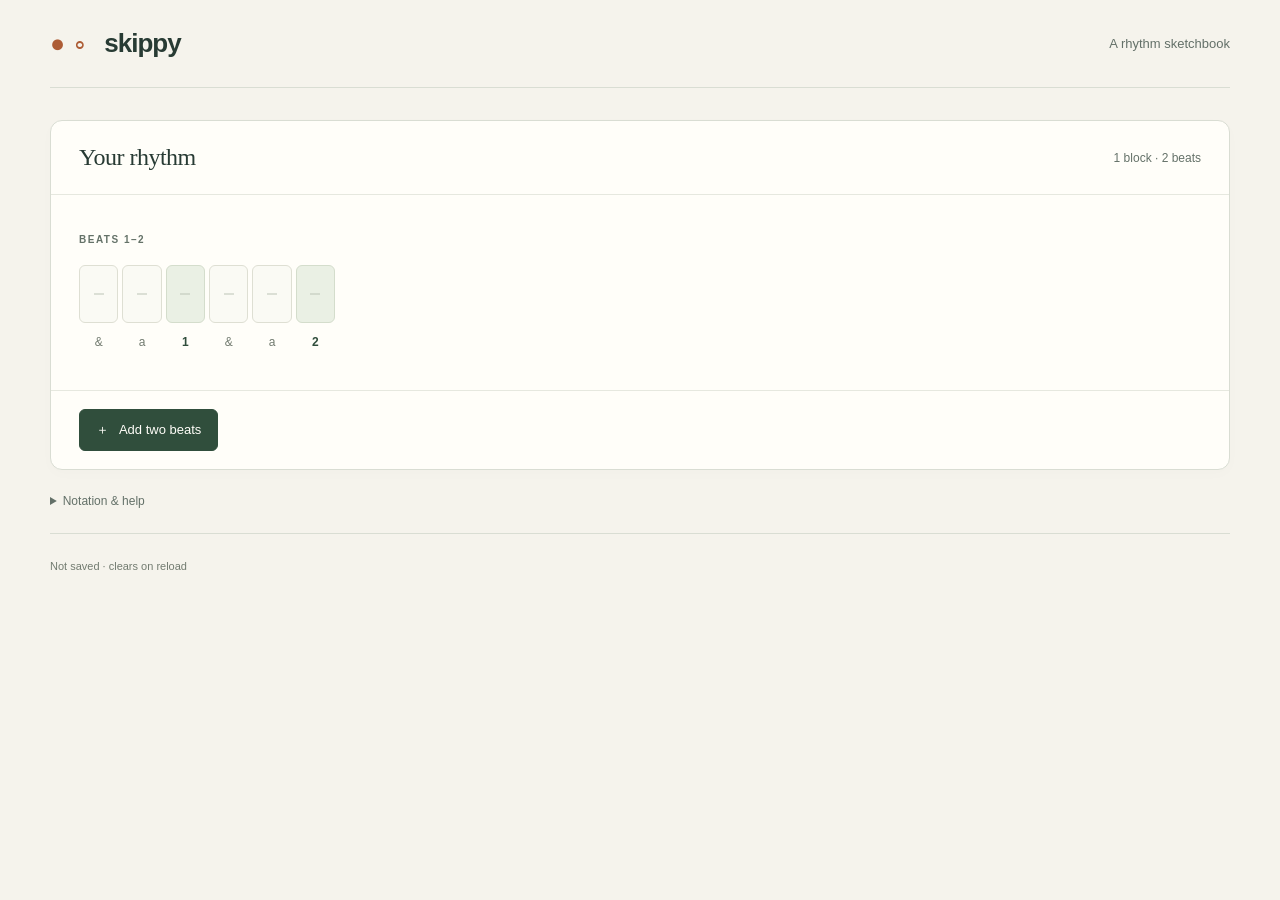
<file: index.html>
<!doctype html>
<html lang="en">
<head>
  <meta charset="utf-8">
  <meta name="viewport" content="width=device-width, initial-scale=1">
  <meta name="theme-color" content="#f5f3ec">
  <title>Skippy — Rhythm sketchbook</title>
  <link rel="stylesheet" href="styles.css?v=20260925-3">
  <script src="app.js?v=20260925-2" defer></script>
</head>
<body>
  <header class="masthead"><a class="brand" href="./"><span aria-hidden="true">● ∘</span> skippy</a><span class="tagline">A rhythm sketchbook</span></header>
  <main>
    <section class="sheet" aria-labelledby="sheet-title">
      <div class="sheet-heading"><h1 id="sheet-title">Your rhythm</h1><span id="block-count">1 block · 2 beats</span></div>
      <div id="blocks" class="blocks"></div>
      <div class="sheet-footer"><button id="add-block" class="add-button" type="button"><span aria-hidden="true">＋</span> Add two beats</button></div>
    </section>
    <details class="legend">
      <summary>Notation &amp; help</summary>
      <p class="legend-note">Click a slot to cycle through step, hop, action, and empty.</p>
      <dl>
        <div><dt><span class="legend-symbol" aria-hidden="true"><span class="legend-mark is-large" data-state="1"></span><span class="legend-mark" data-state="1"></span></span> Step</dt><dd>A step with a weight change</dd></div>
        <div><dt><span class="legend-symbol" aria-hidden="true"><span class="legend-mark is-large" data-state="2"></span><span class="legend-mark" data-state="2"></span></span> Hop</dt><dd>A hop on the supporting foot</dd></div>
        <div><dt><span class="legend-symbol" aria-hidden="true"><span class="legend-mark is-large" data-state="3"></span></span> Action</dt><dd>No weight change, like a kick</dd></div>
      </dl>
      <p class="legend-note">Large symbols on numbered counts. Small symbols on <em>&amp;</em> and <em>a</em>. An action can go anywhere.</p>
    </details>
    <p id="status" class="sr-only" role="status"></p>
    <noscript><p>Enable JavaScript to place symbols and add rhythm blocks.</p></noscript>
  </main>
  <footer class="page-footer">Not saved · clears on reload</footer>
  <template id="block-template">
    <section class="block">
      <div class="block-heading"><h2></h2><button class="remove-button" type="button" title="Remove block">×</button></div>
      <div class="positions"></div>
    </section>
  </template>
</body>
</html>
</file>
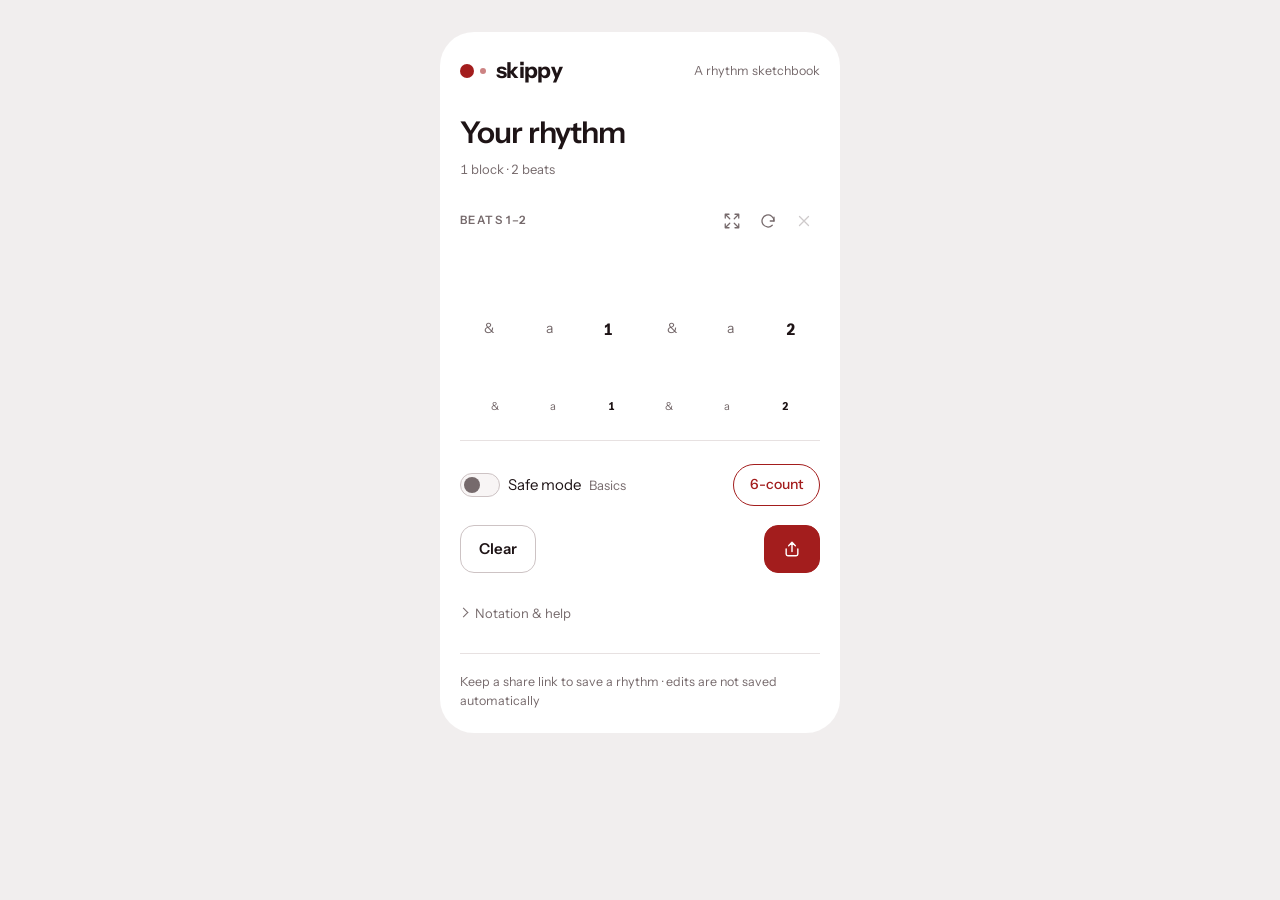
<file: public/index.html>
<!doctype html>
<html lang="en">
<head>
  <meta charset="utf-8">
  <meta name="viewport" content="width=device-width, initial-scale=1">
  <meta name="theme-color" content="#f1eeee">
  <title>Skippy — Rhythm sketchbook</title>
  <link rel="preconnect" href="https://fonts.googleapis.com">
  <link rel="preconnect" href="https://fonts.gstatic.com" crossorigin>
  <link rel="stylesheet" href="https://fonts.googleapis.com/css2?family=Instrument+Sans:wght@400;500;600;700&amp;display=swap">
  <link rel="stylesheet" href="styles.css?v=20261004-1">
  <script src="app.js?v=20261004-1" defer></script>
</head>
<body>
  <div class="app-card">
    <header class="masthead"><a class="brand" href="./"><span class="brand-mark" aria-hidden="true"><i></i><i></i></span> skippy</a><span class="tagline">A rhythm sketchbook</span></header>
    <main>
      <section class="sheet" aria-labelledby="sheet-title">
        <div class="sheet-heading"><h1 id="sheet-title">Your rhythm</h1><span id="block-count">1 block · 2 beats</span></div>
        <div id="blocks" class="blocks"></div>
        <div id="block-strip" class="block-strip" role="tablist" aria-label="Rhythm blocks"></div>
        <div class="sheet-footer">
          <div class="settings-row">
            <label class="safe-mode-control" for="safe-mode">
              <input id="safe-mode" type="checkbox" role="switch" aria-describedby="safe-mode-help">
              Safe mode <span>Basics</span>
            </label>
            <button id="random-six-counts" class="add-button random-button" type="button">6-count</button>
          </div>
          <div class="action-row">
            <button id="clear-rhythm" class="add-button random-button" type="button">Clear</button>
            <button id="add-block" class="add-button" type="button" hidden><svg class="control-icon" viewBox="0 0 24 24" width="20" height="20" aria-hidden="true"><path d="M12 5v14M5 12h14"/></svg> Add two beats</button>
            <button id="random-block" class="add-button random-button" type="button" hidden><svg class="control-icon" viewBox="0 0 24 24" width="20" height="20" aria-hidden="true"><path d="M3 7h3c4 0 5 10 9 10h5M3 17h3c1.5 0 2.6-1 3.5-2.3M13 9.3C13.8 8 14.8 7 16 7h4M17 4l3 3-3 3M17 14l3 3-3 3"/></svg> Random two beats</button>
            <button id="share-rhythm" class="add-button share-button" type="button" aria-label="Share rhythm" title="Share rhythm">
              <svg class="control-icon" viewBox="0 0 24 24" width="20" height="20" aria-hidden="true" focusable="false"><path d="M12 15V4m-4 4 4-4 4 4M5 12v6a2 2 0 0 0 2 2h10a2 2 0 0 0 2-2v-6"/></svg>
            </button>
          </div>
          <p id="status" role="status"></p>
        </div>
        <div id="share-result" class="share-result" hidden>
          <label for="share-url">Rhythm link — a snapshot from when you clicked Share</label>
          <input id="share-url" type="text" readonly spellcheck="false">
        </div>
      </section>
      <details class="legend">
        <summary>Notation &amp; help</summary>
        <p class="legend-note">Click a slot to cycle through step, hop, action, and empty.</p>
        <p class="legend-note">Clear resets your rhythm to one empty block.</p>
        <p id="safe-mode-help" class="legend-note">Safe mode limits all random generation to the Basics set: step step, triple, triple variant, delayed double, delayed single, and quad. Switching modes keeps your current rhythm. Slots stay editable, and adding or clearing to an empty block still works. Shared rhythms open normally; Safe mode is selected when every shared block matches a Basics preset.</p>
        <p class="legend-note">Share rhythm copies a link that opens an editable copy of your rhythm. Share again after making changes to create an updated link. Nothing is saved on a server.</p>
        <p class="legend-note">⟳ (Randomize) replaces a block’s slots with a random mix of steps, hops, and actions, or a Basics preset in Safe mode. Numbered beats always have a symbol; &amp; and a may be empty. <span id="beat-tools-help" hidden>Add two beats adds a new empty block. Random two beats adds a new random block. </span>6-count adds three random two-beat blocks. On an untouched sheet, it replaces the starting empty block; otherwise it appends to your rhythm. Click any slot to adjust it.</p>
        <dl>
          <div><dt><span class="legend-symbol" aria-hidden="true"><span class="legend-mark is-large" data-state="1"></span><span class="legend-mark" data-state="1"></span></span> Step</dt><dd>A step with a weight change</dd></div>
          <div><dt><span class="legend-symbol" aria-hidden="true"><span class="legend-mark is-large" data-state="2"></span><span class="legend-mark" data-state="2"></span></span> Hop</dt><dd>A hop on the supporting foot</dd></div>
          <div><dt><span class="legend-symbol" aria-hidden="true"><span class="legend-mark is-large" data-state="3"></span></span> Action</dt><dd>No weight change, like a kick</dd></div>
        </dl>
        <p class="legend-note">Large symbols on numbered counts. Small symbols on <em>&amp;</em> and <em>a</em>. An action can go anywhere.</p>
        <p id="print-help" class="legend-note" hidden>Print / PDF prints only the block’s symbols and count labels. Choose Save as PDF in your browser’s print dialog to keep a copy. If the title, address, date, or page numbers appear, turn off Headers and footers in the print settings.</p>
      </details>
      <noscript><p>Enable JavaScript to place symbols and add rhythm blocks.</p></noscript>
    </main>
    <footer class="page-footer">Keep a share link to save a rhythm · edits are not saved automatically</footer>
  </div>
  <dialog id="practice-view" aria-labelledby="practice-title" aria-describedby="practice-help">
    <div class="practice-toolbar">
      <h2 id="practice-title" aria-live="polite"></h2>
      <div class="practice-controls">
        <button id="practice-fullscreen" type="button">Fullscreen</button>
        <button id="practice-close" type="button" autofocus>Close <span aria-hidden="true">×</span></button>
      </div>
    </div>
    <div id="practice-notation" class="positions"></div>
    <p id="practice-help">← → Switch blocks · Esc Close</p>
    <p id="practice-status" class="sr-only" role="status"></p>
  </dialog>
  <template id="block-template">
    <section class="block">
      <div class="block-heading">
        <h2></h2>
        <div class="block-controls">
          <button class="expand-button" type="button" title="Open practice view" aria-label="Open practice view">
            <svg class="control-icon" viewBox="0 0 24 24" width="18" height="18" aria-hidden="true" focusable="false"><path d="M8 3H3v5m13-5h5v5M3 16v5h5m13-5v5h-5M3 3l6 6m12-6-6 6M3 21l6-6m12 6-6-6"/></svg>
          </button>
          <button class="print-button" type="button" title="Print this block or save it as PDF" hidden>Print / PDF</button>
          <button class="randomize-button" type="button" title="Randomize this block’s actions" aria-label="Randomize block">
            <svg class="control-icon" viewBox="0 0 24 24" width="18" height="18" aria-hidden="true" focusable="false"><path d="M20 7v5h-5"/><path d="M20 12a8 8 0 1 0-2.34 5.66"/></svg>
          </button>
          <button class="remove-button" type="button" title="Remove block" aria-label="Remove block">
            <svg class="control-icon" viewBox="0 0 24 24" width="18" height="18" aria-hidden="true" focusable="false"><path d="m6 6 12 12M18 6 6 18"/></svg>
          </button>
        </div>
      </div>
      <div class="positions"></div>
    </section>
  </template>
</body>
</html>
</file>
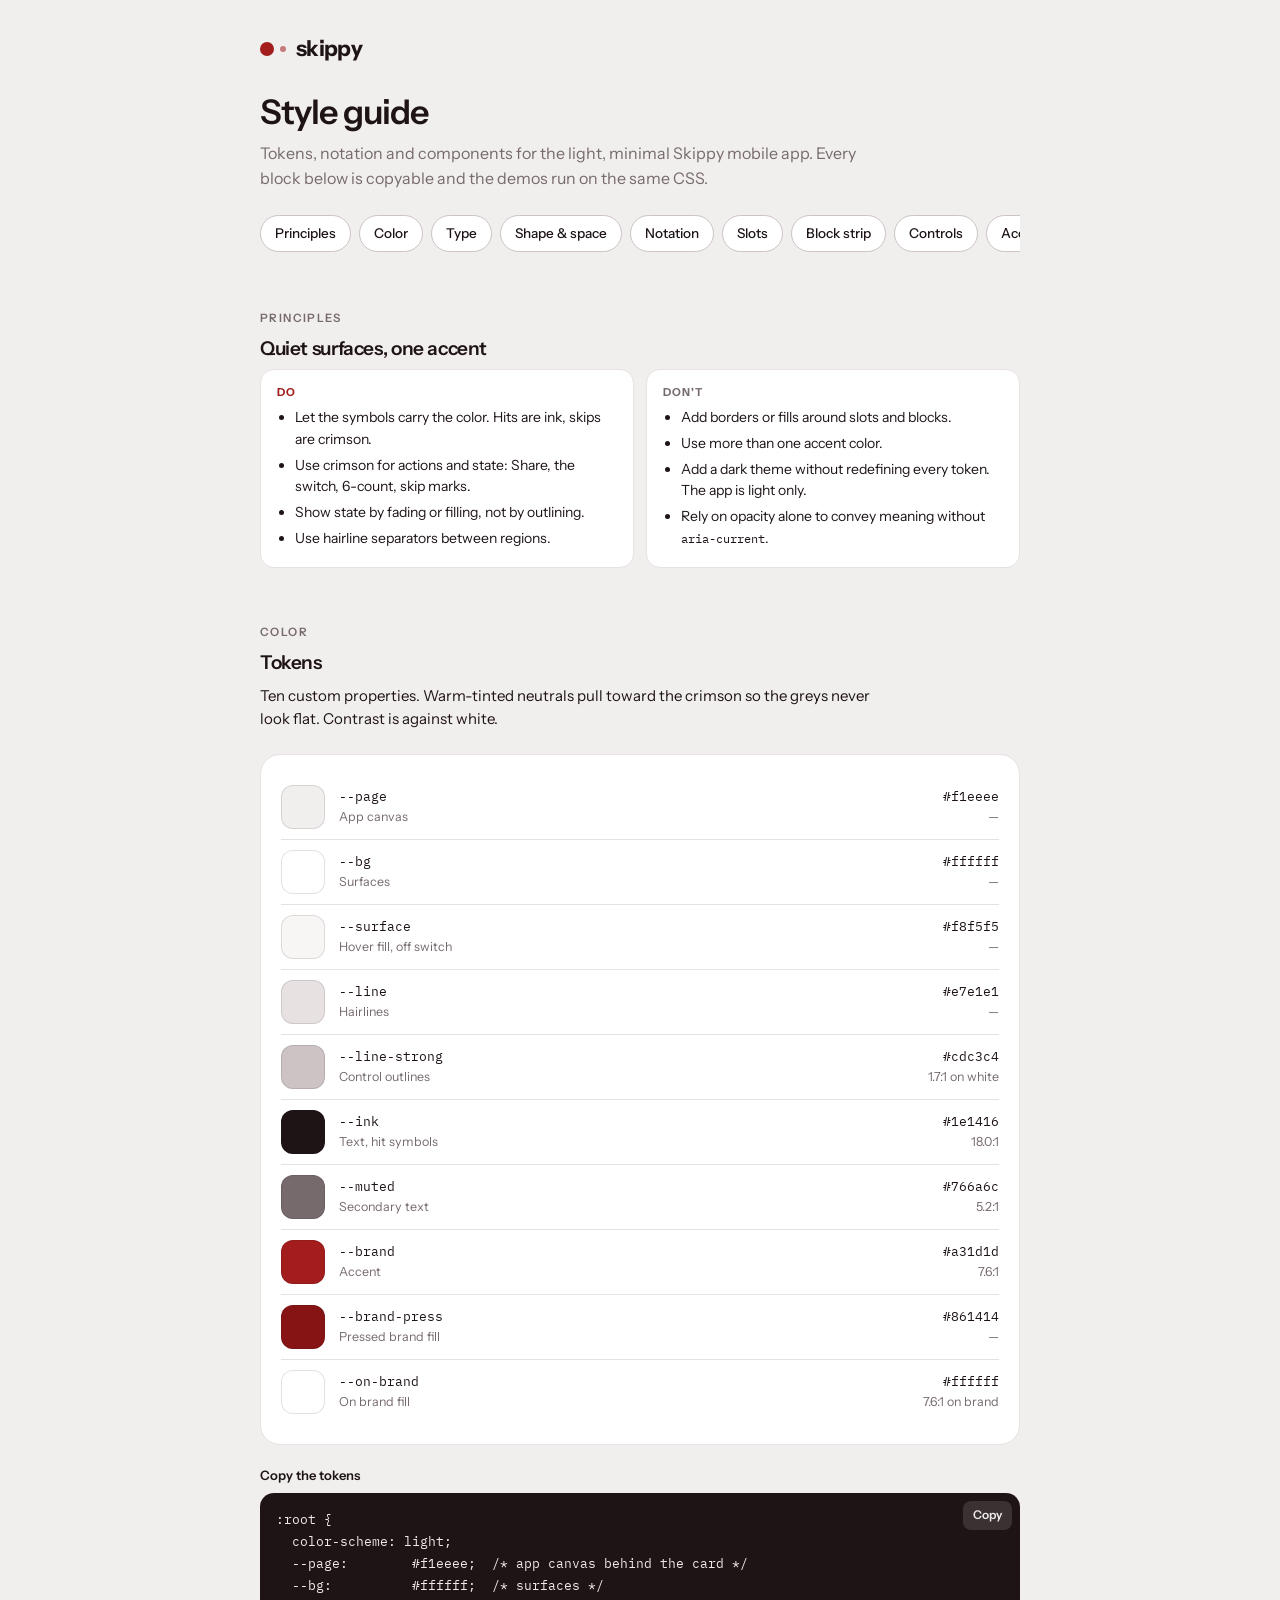
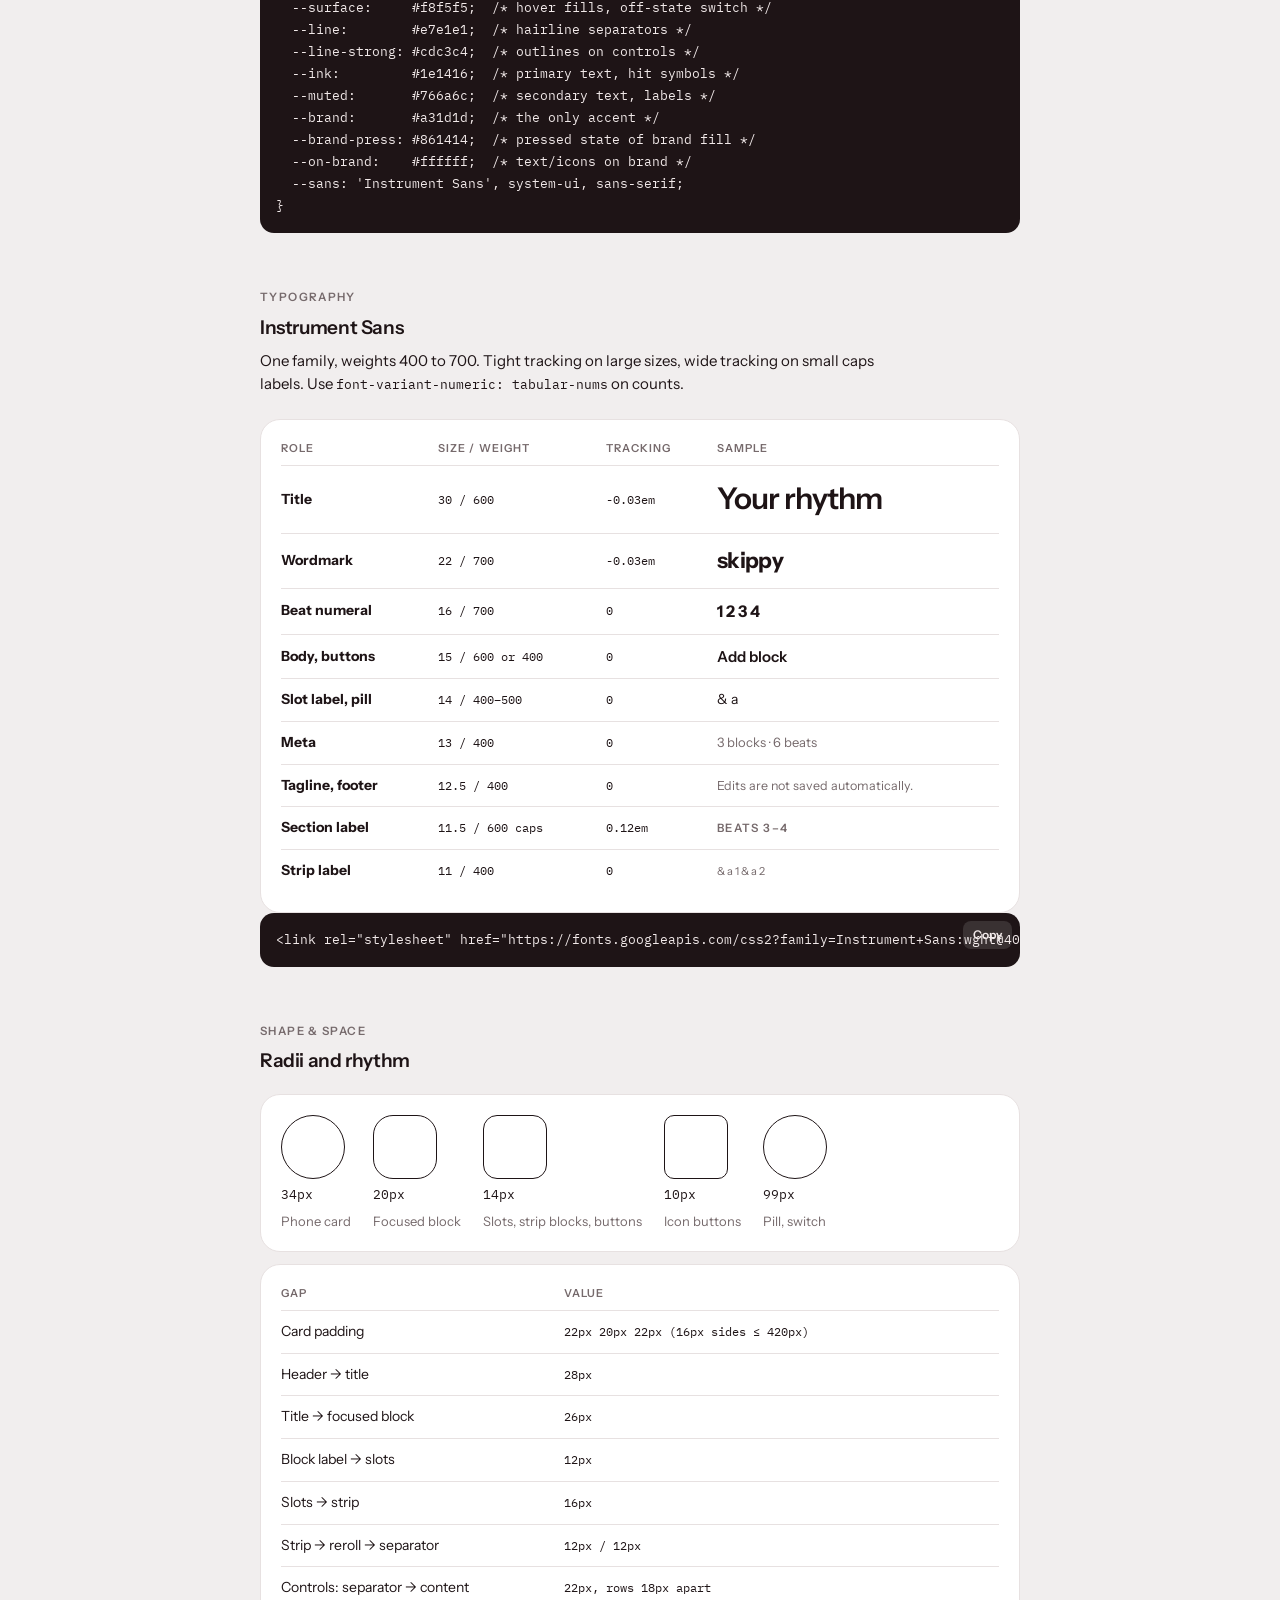
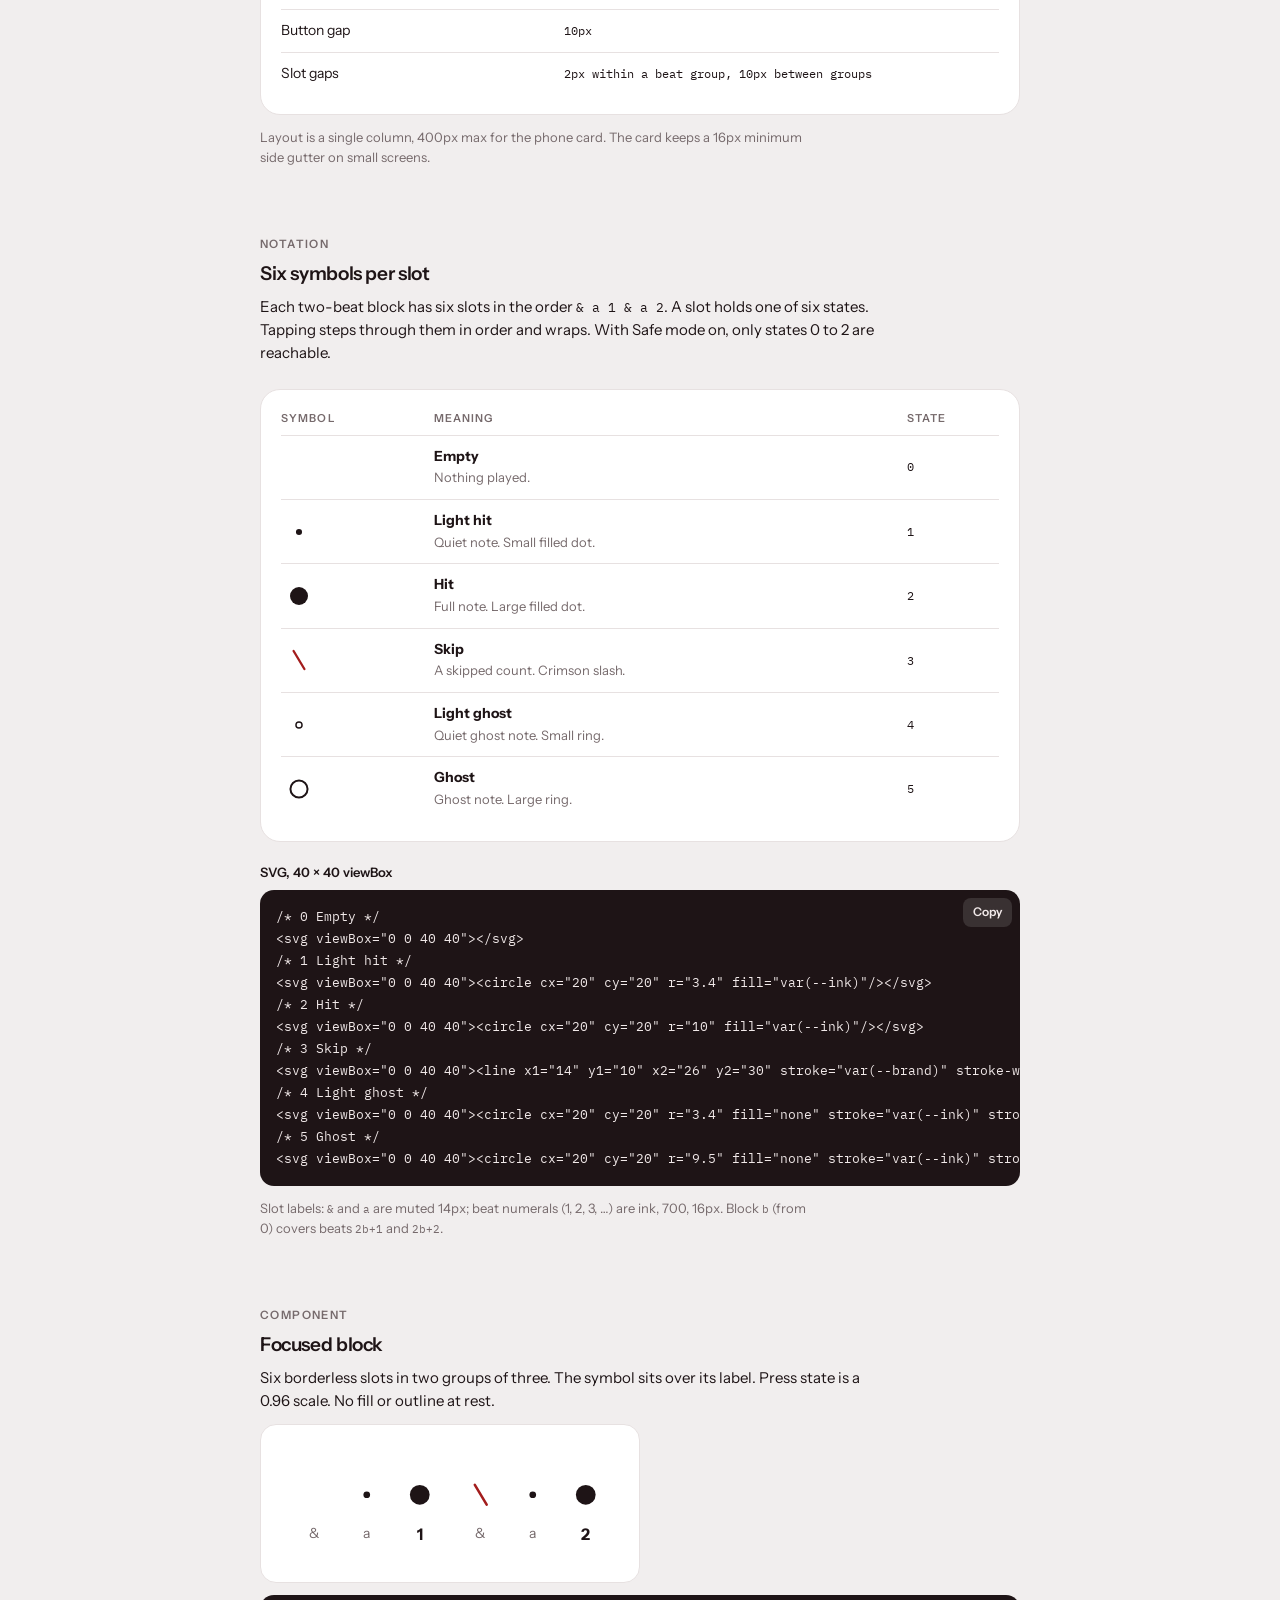
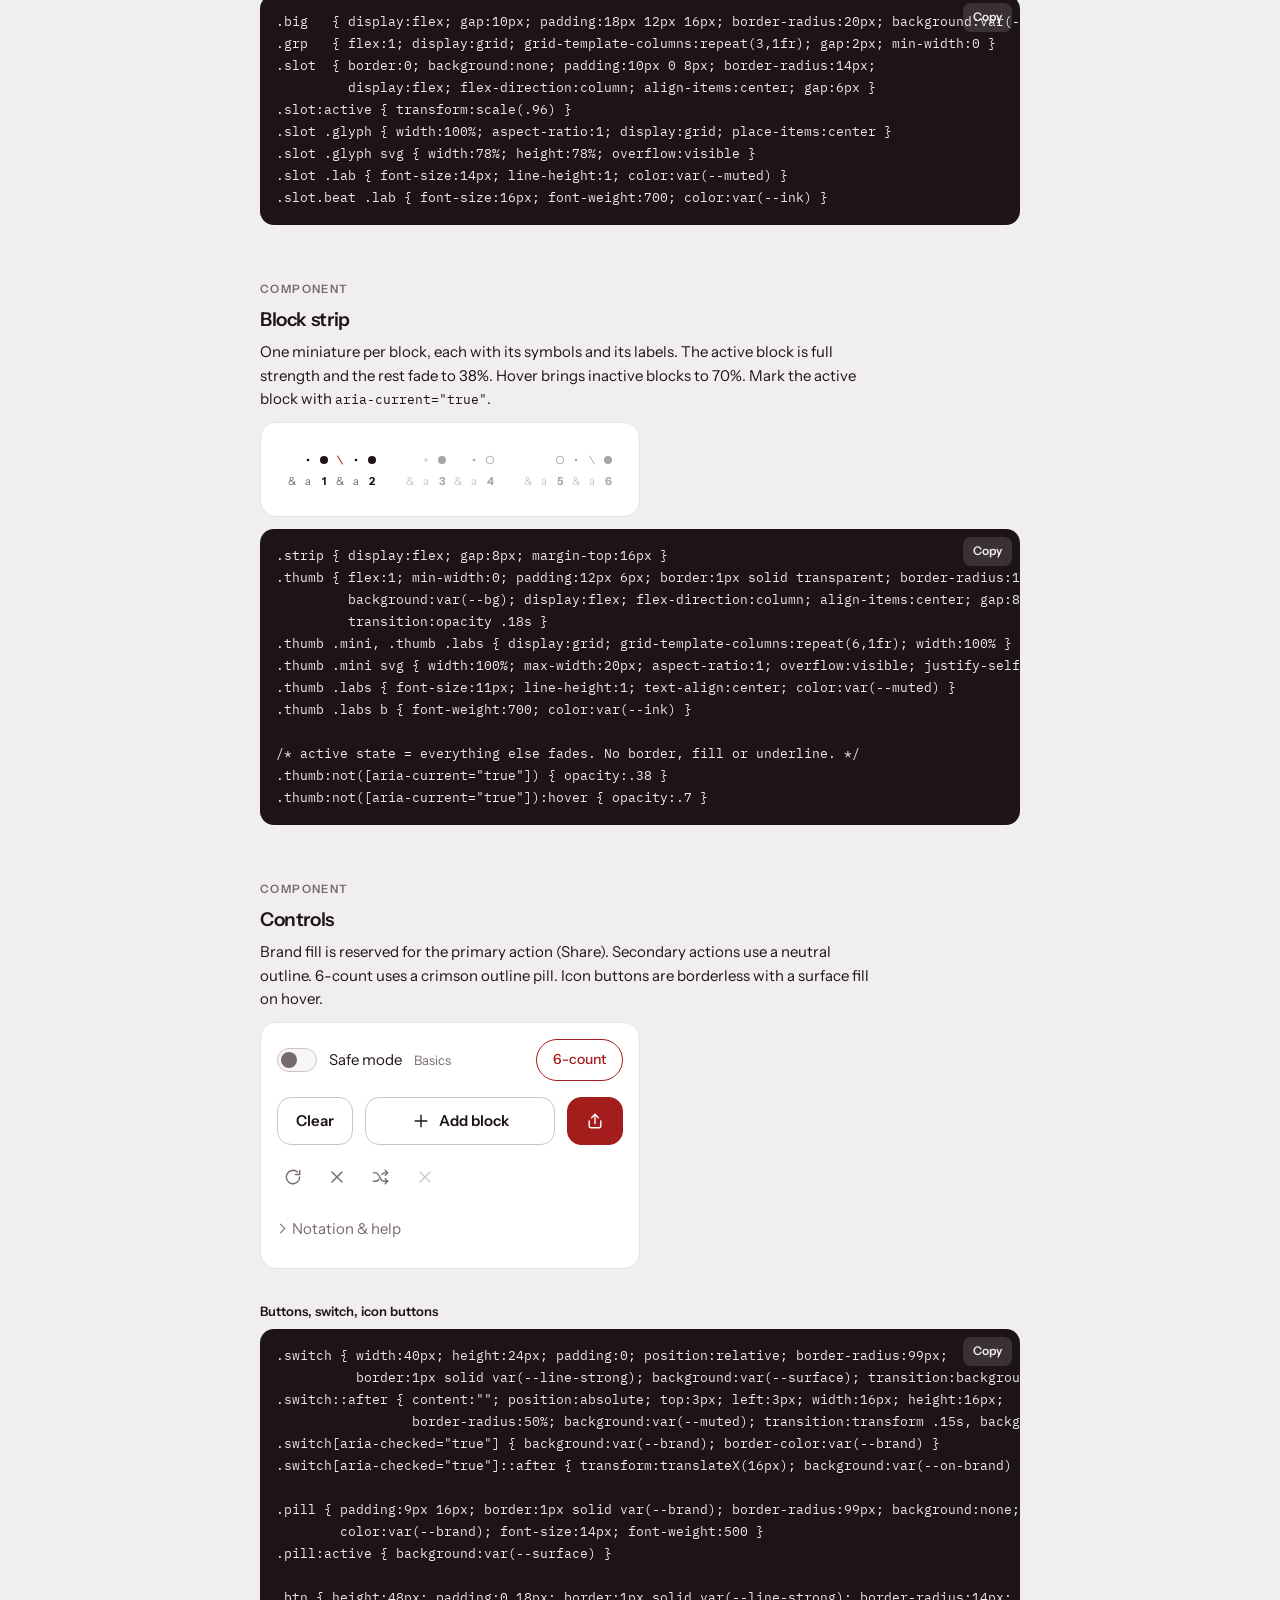
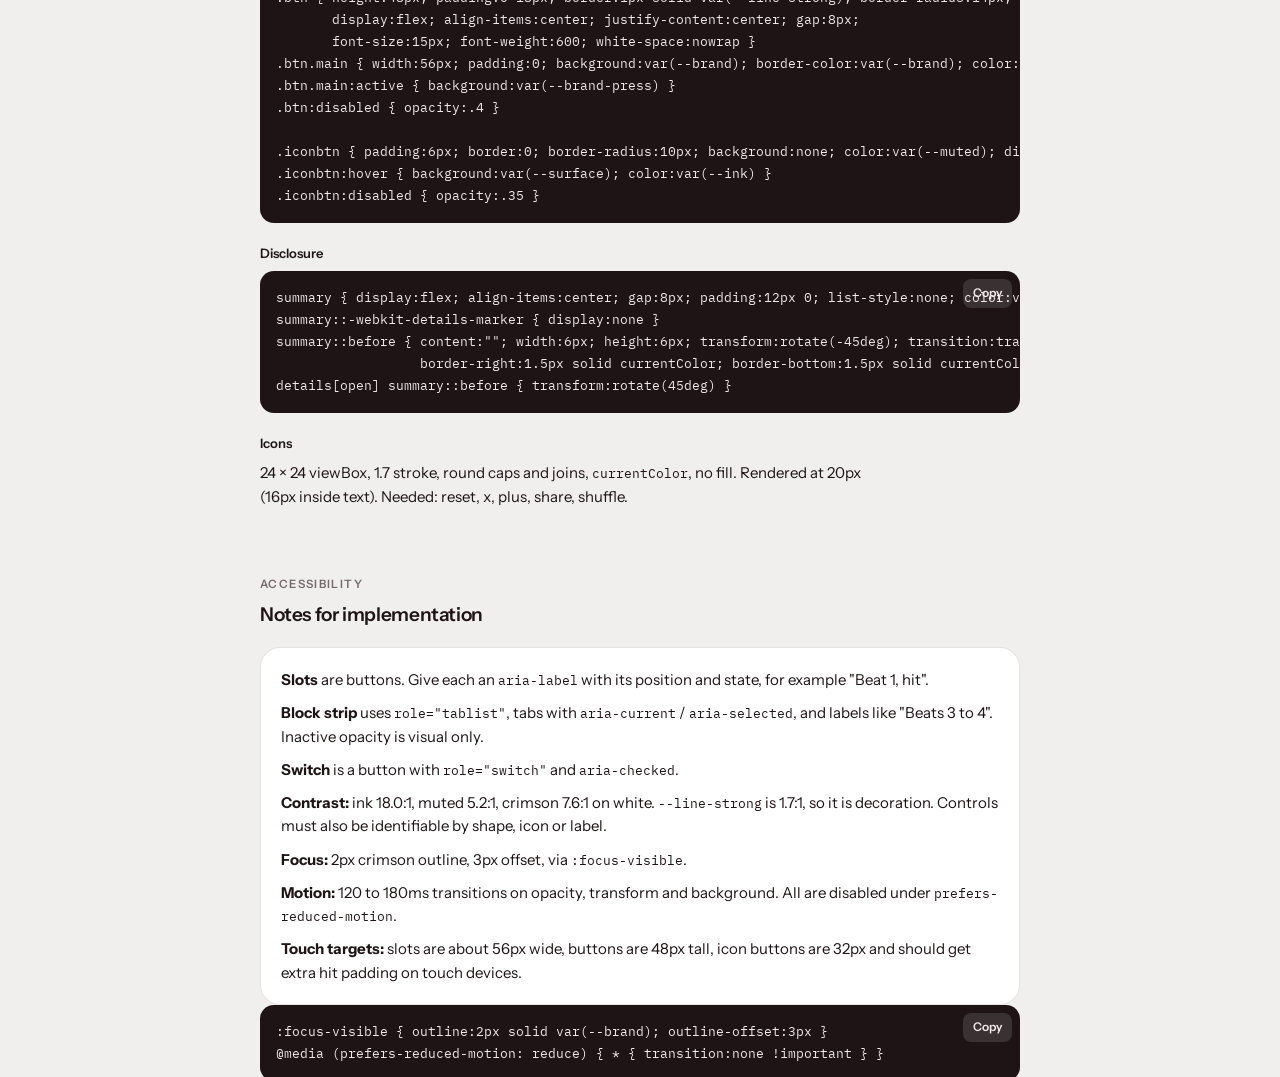
<file: docs/style_guide.html>
<!doctype html><html><head><meta charset=utf8><meta name=viewport content="width=device-width,initial-scale=1,viewport-fit=cover"><style>:root{color-scheme:light;box-sizing:border-box;padding-top:env(safe-area-inset-top,0px);padding-bottom:env(safe-area-inset-bottom,0px)}html{scroll-padding-top:env(safe-area-inset-top,0px)}body{margin:0;padding:0;font:14px -apple-system,BlinkMacSystemFont,sans-serif;background:#faf9f5;color:#141413}img{max-width:100%}[hidden]:not([hidden=until-found i]){display:none!important}</style></head><body>
<title>Skippy Style Guide</title>
<link rel="preconnect" href="https://fonts.googleapis.com">
<link rel="stylesheet" href="https://fonts.googleapis.com/css2?family=Instrument+Sans:wght@400;500;600;700&family=IBM+Plex+Mono:wght@400;500&display=swap">
<style>
/* Layout: single readable column, anchor nav on top, each section is a heading, short rule text, a live demo and a copyable code block. */
:root {
  color-scheme: light;
  --page:        #f1eeee;  /* app canvas behind the card */
  --bg:          #ffffff;  /* surfaces */
  --surface:     #f8f5f5;  /* hover fills, off-state switch */
  --line:        #e7e1e1;  /* hairline separators */
  --line-strong: #cdc3c4;  /* outlines on controls */
  --ink:         #1e1416;  /* primary text, hit symbols */
  --muted:       #766a6c;  /* secondary text, labels */
  --brand:       #a31d1d;  /* the only accent */
  --brand-press: #861414;  /* pressed state of brand fill */
  --on-brand:    #ffffff;  /* text/icons on brand */
  --sans: 'Instrument Sans', system-ui, sans-serif;
}
:root{--mono:'IBM Plex Mono',ui-monospace,SFMono-Regular,Menlo,monospace}
*{box-sizing:border-box}
body{background:var(--page);color:var(--ink);font-family:var(--sans);font-size:15px;line-height:1.55;padding-inline:16px;padding-block:32px 72px}
.wrap{max-width:760px;margin:0 auto;display:flex;flex-direction:column;gap:56px}
code{font-family:var(--mono);font-size:.86em}
h1{font-size:34px;font-weight:600;letter-spacing:-.03em;line-height:1.1;margin:0 0 10px;text-wrap:balance}
h2{font-size:11.5px;font-weight:600;letter-spacing:.12em;text-transform:uppercase;color:var(--muted);margin:0 0 6px}
h3{font-size:19px;font-weight:600;letter-spacing:-.02em;margin:0 0 6px}
h4{font-size:13px;font-weight:600;margin:20px 0 8px}
p{margin:0 0 12px;max-width:62ch}
.dim{color:var(--muted);font-size:13px}
.lead{color:var(--muted);font-size:16px;max-width:56ch}
header .mark2{display:flex;align-items:center;gap:10px;font-size:22px;font-weight:700;letter-spacing:-.03em;margin-bottom:28px}
nav{display:flex;gap:8px;overflow-x:auto;padding-block:2px;margin-top:22px;scrollbar-width:none}
nav a{flex:none;color:var(--ink);text-decoration:none;font-size:13.5px;font-weight:500;padding:7px 14px;border:1px solid var(--line-strong);border-radius:99px;background:var(--bg)}
nav a:hover{border-color:var(--brand);color:var(--brand)}
section{scroll-margin-top:16px;display:flex;flex-direction:column}
section > .card{background:var(--bg);border:1px solid var(--line);border-radius:20px;padding:20px;margin-top:12px}
.rule{border-top:1px solid var(--line)}
ul.plain{list-style:none;margin:0;padding:0}
.sw{display:grid;grid-template-columns:44px 1fr auto;gap:14px;align-items:center;padding:10px 0;border-bottom:1px solid var(--line)}
.sw:last-child{border-bottom:0}
.chip{width:44px;height:44px;border-radius:12px;box-shadow:inset 0 0 0 1px rgba(30,20,22,.12)}
.swt,.swh{display:flex;flex-direction:column;min-width:0}
.swt span,.swh span{font-size:12.5px;color:var(--muted)}
.swh{text-align:right}
.tablewrap{overflow-x:auto}
table{border-collapse:collapse;width:100%;font-size:14px}
th{text-align:left;font-size:11px;letter-spacing:.1em;text-transform:uppercase;color:var(--muted);font-weight:600;padding:0 12px 8px 0;white-space:nowrap}
td{padding:10px 12px 10px 0;border-top:1px solid var(--line);vertical-align:middle}
td:last-child,th:last-child{padding-right:0}
.symcell svg{width:36px;height:36px;display:block;overflow:visible}
.rad{display:flex;flex-wrap:wrap;gap:16px 22px}
.rad li{display:flex;flex-direction:column;gap:6px;align-items:flex-start}
.rbox{width:64px;height:64px;border:1.5px solid var(--ink);display:block}
.demo{padding:16px;background:var(--bg);border:1px solid var(--line);border-radius:16px;margin-bottom:12px}
.demo.phone{max-width:380px}
.code{position:relative;background:#1e1416;border-radius:14px}
.code pre{margin:0;padding:16px;overflow-x:auto;font-size:12.5px;line-height:1.6;color:#f1e9e9}
.code code{font-size:inherit;white-space:pre}
.copy{position:absolute;top:8px;right:8px;z-index:1;font:inherit;font-size:12px;font-weight:600;color:#f1e9e9;background:rgba(255,255,255,.12);border:0;border-radius:8px;padding:5px 10px;cursor:pointer}
.copy:hover{background:rgba(255,255,255,.2)}
.dd{display:grid;grid-template-columns:1fr 1fr;gap:12px}
.dd > div{padding:14px 16px;border-radius:14px;border:1px solid var(--line);background:var(--bg);font-size:14px}
.dd b{display:block;font-size:11px;letter-spacing:.1em;text-transform:uppercase;margin-bottom:6px}
.dd .do b{color:var(--brand)} .dd .dont b{color:var(--muted)}
.dd ul{margin:0;padding-left:18px} .dd li{margin:4px 0}
@media (max-width:560px){.dd{grid-template-columns:1fr}.sw{grid-template-columns:44px 1fr}.swh{grid-column:2;text-align:left}}
.row{display:flex;align-items:center;gap:12px;flex-wrap:wrap}
/* ---- component CSS (live) ---- */
button{font:inherit;color:inherit;cursor:pointer;-webkit-tap-highlight-color:transparent}
.ico{width:20px;height:20px;fill:none;stroke:currentColor;stroke-width:1.7;stroke-linecap:round;stroke-linejoin:round;flex:none}
:focus-visible { outline:2px solid var(--brand); outline-offset:3px }
@media (prefers-reduced-motion: reduce) { * { transition:none !important } }
.big   { display:flex; gap:10px; padding:18px 12px 16px; border-radius:20px; background:var(--bg) }
.grp   { flex:1; display:grid; grid-template-columns:repeat(3,1fr); gap:2px; min-width:0 }
.slot  { border:0; background:none; padding:10px 0 8px; border-radius:14px;
         display:flex; flex-direction:column; align-items:center; gap:6px }
.slot:active { transform:scale(.96) }
.slot .glyph { width:100%; aspect-ratio:1; display:grid; place-items:center }
.slot .glyph svg { width:78%; height:78%; overflow:visible }
.slot .lab { font-size:14px; line-height:1; color:var(--muted) }
.slot.beat .lab { font-size:16px; font-weight:700; color:var(--ink) }
.strip { display:flex; gap:8px; margin-top:16px }
.thumb { flex:1; min-width:0; padding:12px 6px; border:1px solid transparent; border-radius:14px;
         background:var(--bg); display:flex; flex-direction:column; align-items:center; gap:8px;
         transition:opacity .18s }
.thumb .mini, .thumb .labs { display:grid; grid-template-columns:repeat(6,1fr); width:100% }
.thumb .mini svg { width:100%; max-width:20px; aspect-ratio:1; overflow:visible; justify-self:center }
.thumb .labs { font-size:11px; line-height:1; text-align:center; color:var(--muted) }
.thumb .labs b { font-weight:700; color:var(--ink) }

/* active state = everything else fades. No border, fill or underline. */
.thumb:not([aria-current="true"]) { opacity:.38 }
.thumb:not([aria-current="true"]):hover { opacity:.7 }
.switch { width:40px; height:24px; padding:0; position:relative; border-radius:99px;
          border:1px solid var(--line-strong); background:var(--surface); transition:background .15s }
.switch::after { content:""; position:absolute; top:3px; left:3px; width:16px; height:16px;
                 border-radius:50%; background:var(--muted); transition:transform .15s, background .15s }
.switch[aria-checked="true"] { background:var(--brand); border-color:var(--brand) }
.switch[aria-checked="true"]::after { transform:translateX(16px); background:var(--on-brand) }

.pill { padding:9px 16px; border:1px solid var(--brand); border-radius:99px; background:none;
        color:var(--brand); font-size:14px; font-weight:500 }
.pill:active { background:var(--surface) }

.btn { height:48px; padding:0 18px; border:1px solid var(--line-strong); border-radius:14px; background:none;
       display:flex; align-items:center; justify-content:center; gap:8px;
       font-size:15px; font-weight:600; white-space:nowrap }
.btn.main { width:56px; padding:0; background:var(--brand); border-color:var(--brand); color:var(--on-brand) }
.btn.main:active { background:var(--brand-press) }
.btn:disabled { opacity:.4 }

.iconbtn { padding:6px; border:0; border-radius:10px; background:none; color:var(--muted); display:grid; place-items:center }
.iconbtn:hover { background:var(--surface); color:var(--ink) }
.iconbtn:disabled { opacity:.35 }
summary { display:flex; align-items:center; gap:8px; padding:12px 0; list-style:none; color:var(--muted) }
summary::-webkit-details-marker { display:none }
summary::before { content:""; width:6px; height:6px; transform:rotate(-45deg); transition:transform .15s;
                  border-right:1.5px solid currentColor; border-bottom:1.5px solid currentColor }
details[open] summary::before { transform:rotate(45deg) }
</style>

<svg width="0" height="0" style="position:absolute" aria-hidden="true">
  <symbol id="i-reset" viewBox="0 0 24 24"><path d="M20 12a8 8 0 1 1-2.6-5.9"/><path d="M20 4v5h-5"/></symbol>
  <symbol id="i-x" viewBox="0 0 24 24"><path d="M6 6l12 12M18 6L6 18"/></symbol>
  <symbol id="i-plus" viewBox="0 0 24 24"><path d="M12 5v14M5 12h14"/></symbol>
  <symbol id="i-share" viewBox="0 0 24 24"><path d="M12 15V4"/><path d="M8 8l4-4 4 4"/><path d="M5 12v6a2 2 0 0 0 2 2h10a2 2 0 0 0 2-2v-6"/></symbol>
  <symbol id="i-shuffle" viewBox="0 0 24 24"><path d="M3 7h3c4 0 5 10 9 10h5"/><path d="M3 17h3c1.5 0 2.6-1 3.5-2.3"/><path d="M13 9.3C13.8 8 14.8 7 16 7h4"/><path d="M17 4l3 3-3 3M17 14l3 3-3 3"/></symbol>
</svg>

<div class="wrap">
<header>
  <div class="mark2"><span style="display:inline-flex;align-items:center;gap:6px"><i style="display:block;width:14px;height:14px;border-radius:50%;background:var(--brand)"></i><i style="display:block;width:6px;height:6px;border-radius:50%;background:var(--brand);opacity:.55"></i></span>skippy</div>
  <h1>Style guide</h1>
  <p class="lead">Tokens, notation and components for the light, minimal Skippy mobile app. Every block below is copyable and the demos run on the same CSS.</p>
  <nav aria-label="Sections">
    <a href="#principles">Principles</a><a href="#color">Color</a><a href="#type">Type</a><a href="#shape">Shape &amp; space</a><a href="#notation">Notation</a><a href="#slots">Slots</a><a href="#strip">Block strip</a><a href="#controls">Controls</a><a href="#a11y">Accessibility</a>
  </nav>
</header>

<section id="principles">
  <h2>Principles</h2><h3>Quiet surfaces, one accent</h3>
  <div class="dd">
    <div class="do"><b>Do</b><ul><li>Let the symbols carry the color. Hits are ink, skips are crimson.</li><li>Use crimson for actions and state: Share, the switch, 6-count, skip marks.</li><li>Show state by fading or filling, not by outlining.</li><li>Use hairline separators between regions.</li></ul></div>
    <div class="dont"><b>Don't</b><ul><li>Add borders or fills around slots and blocks.</li><li>Use more than one accent color.</li><li>Add a dark theme without redefining every token. The app is light only.</li><li>Rely on opacity alone to convey meaning without <code>aria-current</code>.</li></ul></div>
  </div>
</section>

<section id="color">
  <h2>Color</h2><h3>Tokens</h3>
  <p>Ten custom properties. Warm-tinted neutrals pull toward the crimson so the greys never look flat. Contrast is against white.</p>
  <div class="card"><ul class="plain"><li class="sw"><span class="chip" style="background:#f1eeee"></span><span class="swt"><code>--page</code><span>App canvas</span></span><span class="swh"><code>#f1eeee</code><span>—</span></span></li><li class="sw"><span class="chip" style="background:#ffffff"></span><span class="swt"><code>--bg</code><span>Surfaces</span></span><span class="swh"><code>#ffffff</code><span>—</span></span></li><li class="sw"><span class="chip" style="background:#f8f5f5"></span><span class="swt"><code>--surface</code><span>Hover fill, off switch</span></span><span class="swh"><code>#f8f5f5</code><span>—</span></span></li><li class="sw"><span class="chip" style="background:#e7e1e1"></span><span class="swt"><code>--line</code><span>Hairlines</span></span><span class="swh"><code>#e7e1e1</code><span>—</span></span></li><li class="sw"><span class="chip" style="background:#cdc3c4"></span><span class="swt"><code>--line-strong</code><span>Control outlines</span></span><span class="swh"><code>#cdc3c4</code><span>1.7:1 on white</span></span></li><li class="sw"><span class="chip" style="background:#1e1416"></span><span class="swt"><code>--ink</code><span>Text, hit symbols</span></span><span class="swh"><code>#1e1416</code><span>18.0:1</span></span></li><li class="sw"><span class="chip" style="background:#766a6c"></span><span class="swt"><code>--muted</code><span>Secondary text</span></span><span class="swh"><code>#766a6c</code><span>5.2:1</span></span></li><li class="sw"><span class="chip" style="background:#a31d1d"></span><span class="swt"><code>--brand</code><span>Accent</span></span><span class="swh"><code>#a31d1d</code><span>7.6:1</span></span></li><li class="sw"><span class="chip" style="background:#861414"></span><span class="swt"><code>--brand-press</code><span>Pressed brand fill</span></span><span class="swh"><code>#861414</code><span>—</span></span></li><li class="sw"><span class="chip" style="background:#ffffff"></span><span class="swt"><code>--on-brand</code><span>On brand fill</span></span><span class="swh"><code>#ffffff</code><span>7.6:1 on brand</span></span></li></ul></div>
  <h4>Copy the tokens</h4>
  <div class="code"><button class="copy" data-copy>Copy</button><pre><code>:root {
  color-scheme: light;
  --page:        #f1eeee;  /* app canvas behind the card */
  --bg:          #ffffff;  /* surfaces */
  --surface:     #f8f5f5;  /* hover fills, off-state switch */
  --line:        #e7e1e1;  /* hairline separators */
  --line-strong: #cdc3c4;  /* outlines on controls */
  --ink:         #1e1416;  /* primary text, hit symbols */
  --muted:       #766a6c;  /* secondary text, labels */
  --brand:       #a31d1d;  /* the only accent */
  --brand-press: #861414;  /* pressed state of brand fill */
  --on-brand:    #ffffff;  /* text/icons on brand */
  --sans: &#x27;Instrument Sans&#x27;, system-ui, sans-serif;
}</code></pre></div>
</section>

<section id="type">
  <h2>Typography</h2><h3>Instrument Sans</h3>
  <p>One family, weights 400 to 700. Tight tracking on large sizes, wide tracking on small caps labels. Use <code>font-variant-numeric: tabular-nums</code> on counts.</p>
  <div class="card"><div class="tablewrap"><table><thead><tr><th>Role</th><th>Size / weight</th><th>Tracking</th><th>Sample</th></tr></thead><tbody><tr><td><b>Title</b></td><td><code>30 / 600</code></td><td><code>-0.03em</code></td><td><span style="font-size:30px;font-weight:600;letter-spacing:-.03em">Your rhythm</span></td></tr><tr><td><b>Wordmark</b></td><td><code>22 / 700</code></td><td><code>-0.03em</code></td><td><span style="font-size:22px;font-weight:700;letter-spacing:-.03em">skippy</span></td></tr><tr><td><b>Beat numeral</b></td><td><code>16 / 700</code></td><td><code>0</code></td><td><span style="font-size:16px;font-weight:700">1  2  3  4</span></td></tr><tr><td><b>Body, buttons</b></td><td><code>15 / 600 or 400</code></td><td><code>0</code></td><td><span style="font-size:15px;font-weight:600">Add block</span></td></tr><tr><td><b>Slot label, pill</b></td><td><code>14 / 400–500</code></td><td><code>0</code></td><td><span style="font-size:14px">&amp;  a</span></td></tr><tr><td><b>Meta</b></td><td><code>13 / 400</code></td><td><code>0</code></td><td><span style="font-size:13px;color:var(--muted)">3 blocks · 6 beats</span></td></tr><tr><td><b>Tagline, footer</b></td><td><code>12.5 / 400</code></td><td><code>0</code></td><td><span style="font-size:12.5px;color:var(--muted)">Edits are not saved automatically.</span></td></tr><tr><td><b>Section label</b></td><td><code>11.5 / 600 caps</code></td><td><code>0.12em</code></td><td><span style="font-size:11.5px;font-weight:600;letter-spacing:.12em;text-transform:uppercase;color:var(--muted)">BEATS 3–4</span></td></tr><tr><td><b>Strip label</b></td><td><code>11 / 400</code></td><td><code>0</code></td><td><span style="font-size:11px;color:var(--muted)">&amp;  a  1  &amp;  a  2</span></td></tr></tbody></table></div></div>
  <div class="code"><button class="copy" data-copy>Copy</button><pre><code>&lt;link rel=&quot;stylesheet&quot; href=&quot;https://fonts.googleapis.com/css2?family=Instrument+Sans:wght@400;500;600;700&amp;display=swap&quot;&gt;</code></pre></div>
</section>

<section id="shape">
  <h2>Shape &amp; space</h2><h3>Radii and rhythm</h3>
  <div class="card"><ul class="plain rad"><li><span class="rbox" style="border-radius:34px"></span><code>34px</code><span class="dim">Phone card</span></li><li><span class="rbox" style="border-radius:20px"></span><code>20px</code><span class="dim">Focused block</span></li><li><span class="rbox" style="border-radius:14px"></span><code>14px</code><span class="dim">Slots, strip blocks, buttons</span></li><li><span class="rbox" style="border-radius:10px"></span><code>10px</code><span class="dim">Icon buttons</span></li><li><span class="rbox" style="border-radius:99px"></span><code>99px</code><span class="dim">Pill, switch</span></li></ul></div>
  <div class="card"><div class="tablewrap"><table><thead><tr><th>Gap</th><th>Value</th></tr></thead><tbody><tr><td>Card padding</td><td><code>22px 20px 22px (16px sides ≤ 420px)</code></td></tr><tr><td>Header → title</td><td><code>28px</code></td></tr><tr><td>Title → focused block</td><td><code>26px</code></td></tr><tr><td>Block label → slots</td><td><code>12px</code></td></tr><tr><td>Slots → strip</td><td><code>16px</code></td></tr><tr><td>Strip → reroll → separator</td><td><code>12px / 12px</code></td></tr><tr><td>Controls: separator → content</td><td><code>22px, rows 18px apart</code></td></tr><tr><td>Button gap</td><td><code>10px</code></td></tr><tr><td>Slot gaps</td><td><code>2px within a beat group, 10px between groups</code></td></tr></tbody></table></div></div>
  <p class="dim" style="margin-top:12px">Layout is a single column, 400px max for the phone card. The card keeps a 16px minimum side gutter on small screens.</p>
</section>

<section id="notation">
  <h2>Notation</h2><h3>Six symbols per slot</h3>
  <p>Each two-beat block has six slots in the order <code>&amp; a 1 &amp; a 2</code>. A slot holds one of six states. Tapping steps through them in order and wraps. With Safe mode on, only states 0 to 2 are reachable.</p>
  <div class="card"><div class="tablewrap"><table><thead><tr><th>Symbol</th><th>Meaning</th><th>State</th></tr></thead><tbody><tr><td class="symcell"><svg viewBox="0 0 40 40"></svg></td><td><b>Empty</b><br><span class="dim">Nothing played.</span></td><td><code>0</code></td></tr><tr><td class="symcell"><svg viewBox="0 0 40 40"><circle cx="20" cy="20" r="3.4" fill="var(--ink)"/></svg></td><td><b>Light hit</b><br><span class="dim">Quiet note. Small filled dot.</span></td><td><code>1</code></td></tr><tr><td class="symcell"><svg viewBox="0 0 40 40"><circle cx="20" cy="20" r="10" fill="var(--ink)"/></svg></td><td><b>Hit</b><br><span class="dim">Full note. Large filled dot.</span></td><td><code>2</code></td></tr><tr><td class="symcell"><svg viewBox="0 0 40 40"><line x1="14" y1="10" x2="26" y2="30" stroke="var(--brand)" stroke-width="2.6" stroke-linecap="round"/></svg></td><td><b>Skip</b><br><span class="dim">A skipped count. Crimson slash.</span></td><td><code>3</code></td></tr><tr><td class="symcell"><svg viewBox="0 0 40 40"><circle cx="20" cy="20" r="3.4" fill="none" stroke="var(--ink)" stroke-width="1.6"/></svg></td><td><b>Light ghost</b><br><span class="dim">Quiet ghost note. Small ring.</span></td><td><code>4</code></td></tr><tr><td class="symcell"><svg viewBox="0 0 40 40"><circle cx="20" cy="20" r="9.5" fill="none" stroke="var(--ink)" stroke-width="2.2"/></svg></td><td><b>Ghost</b><br><span class="dim">Ghost note. Large ring.</span></td><td><code>5</code></td></tr></tbody></table></div></div>
  <h4>SVG, 40 × 40 viewBox</h4>
  <div class="code"><button class="copy" data-copy>Copy</button><pre><code>/* 0 Empty */
&lt;svg viewBox=&quot;0 0 40 40&quot;&gt;&lt;/svg&gt;
/* 1 Light hit */
&lt;svg viewBox=&quot;0 0 40 40&quot;&gt;&lt;circle cx=&quot;20&quot; cy=&quot;20&quot; r=&quot;3.4&quot; fill=&quot;var(--ink)&quot;/&gt;&lt;/svg&gt;
/* 2 Hit */
&lt;svg viewBox=&quot;0 0 40 40&quot;&gt;&lt;circle cx=&quot;20&quot; cy=&quot;20&quot; r=&quot;10&quot; fill=&quot;var(--ink)&quot;/&gt;&lt;/svg&gt;
/* 3 Skip */
&lt;svg viewBox=&quot;0 0 40 40&quot;&gt;&lt;line x1=&quot;14&quot; y1=&quot;10&quot; x2=&quot;26&quot; y2=&quot;30&quot; stroke=&quot;var(--brand)&quot; stroke-width=&quot;2.6&quot; stroke-linecap=&quot;round&quot;/&gt;&lt;/svg&gt;
/* 4 Light ghost */
&lt;svg viewBox=&quot;0 0 40 40&quot;&gt;&lt;circle cx=&quot;20&quot; cy=&quot;20&quot; r=&quot;3.4&quot; fill=&quot;none&quot; stroke=&quot;var(--ink)&quot; stroke-width=&quot;1.6&quot;/&gt;&lt;/svg&gt;
/* 5 Ghost */
&lt;svg viewBox=&quot;0 0 40 40&quot;&gt;&lt;circle cx=&quot;20&quot; cy=&quot;20&quot; r=&quot;9.5&quot; fill=&quot;none&quot; stroke=&quot;var(--ink)&quot; stroke-width=&quot;2.2&quot;/&gt;&lt;/svg&gt;</code></pre></div>
  <p class="dim" style="margin-top:12px">Slot labels: <code>&amp;</code> and <code>a</code> are muted 14px; beat numerals (1, 2, 3, …) are ink, 700, 16px. Block <code>b</code> (from 0) covers beats <code>2b+1</code> and <code>2b+2</code>.</p>
</section>

<section id="slots">
  <h2>Component</h2><h3>Focused block</h3>
  <p>Six borderless slots in two groups of three. The symbol sits over its label. Press state is a 0.96 scale. No fill or outline at rest.</p>
  <div class="demo phone"><div class="big" id="demoBig"></div></div>
  <div class="code"><button class="copy" data-copy>Copy</button><pre><code>.big   { display:flex; gap:10px; padding:18px 12px 16px; border-radius:20px; background:var(--bg) }
.grp   { flex:1; display:grid; grid-template-columns:repeat(3,1fr); gap:2px; min-width:0 }
.slot  { border:0; background:none; padding:10px 0 8px; border-radius:14px;
         display:flex; flex-direction:column; align-items:center; gap:6px }
.slot:active { transform:scale(.96) }
.slot .glyph { width:100%; aspect-ratio:1; display:grid; place-items:center }
.slot .glyph svg { width:78%; height:78%; overflow:visible }
.slot .lab { font-size:14px; line-height:1; color:var(--muted) }
.slot.beat .lab { font-size:16px; font-weight:700; color:var(--ink) }</code></pre></div>
</section>

<section id="strip">
  <h2>Component</h2><h3>Block strip</h3>
  <p>One miniature per block, each with its symbols and its labels. The active block is full strength and the rest fade to 38%. Hover brings inactive blocks to 70%. Mark the active block with <code>aria-current="true"</code>.</p>
  <div class="demo phone"><div class="strip" id="demoStrip" style="margin-top:0"></div></div>
  <div class="code"><button class="copy" data-copy>Copy</button><pre><code>.strip { display:flex; gap:8px; margin-top:16px }
.thumb { flex:1; min-width:0; padding:12px 6px; border:1px solid transparent; border-radius:14px;
         background:var(--bg); display:flex; flex-direction:column; align-items:center; gap:8px;
         transition:opacity .18s }
.thumb .mini, .thumb .labs { display:grid; grid-template-columns:repeat(6,1fr); width:100% }
.thumb .mini svg { width:100%; max-width:20px; aspect-ratio:1; overflow:visible; justify-self:center }
.thumb .labs { font-size:11px; line-height:1; text-align:center; color:var(--muted) }
.thumb .labs b { font-weight:700; color:var(--ink) }

/* active state = everything else fades. No border, fill or underline. */
.thumb:not([aria-current=&quot;true&quot;]) { opacity:.38 }
.thumb:not([aria-current=&quot;true&quot;]):hover { opacity:.7 }</code></pre></div>
</section>

<section id="controls">
  <h2>Component</h2><h3>Controls</h3>
  <p>Brand fill is reserved for the primary action (Share). Secondary actions use a neutral outline. 6-count uses a crimson outline pill. Icon buttons are borderless with a surface fill on hover.</p>
  <div class="demo phone">
    <div class="row" style="margin-bottom:16px"><button class="switch" id="demoSwitch" role="switch" aria-checked="false" aria-label="Safe mode"></button><span>Safe mode</span><span class="dim">Basics</span><button class="pill" style="margin-left:auto">6-count</button></div>
    <div class="row" style="flex-wrap:nowrap;margin-bottom:16px"><button class="btn">Clear</button><button class="btn" style="flex:1"><svg class="ico"><use href="#i-plus"/></svg>Add block</button><button class="btn main" aria-label="Share"><svg class="ico"><use href="#i-share"/></svg></button></div>
    <div class="row"><button class="iconbtn" aria-label="Randomise block"><svg class="ico"><use href="#i-reset"/></svg></button><button class="iconbtn" aria-label="Remove block"><svg class="ico"><use href="#i-x"/></svg></button><button class="iconbtn" aria-label="Randomise all"><svg class="ico"><use href="#i-shuffle"/></svg></button><button class="iconbtn" disabled aria-label="Disabled"><svg class="ico"><use href="#i-x"/></svg></button></div>
    <details style="margin-top:12px"><summary>Notation &amp; help</summary><p class="dim" style="margin:0">Disclosure: a chevron rotates from right to down. Muted text, no border.</p></details>
  </div>
  <h4>Buttons, switch, icon buttons</h4>
  <div class="code"><button class="copy" data-copy>Copy</button><pre><code>.switch { width:40px; height:24px; padding:0; position:relative; border-radius:99px;
          border:1px solid var(--line-strong); background:var(--surface); transition:background .15s }
.switch::after { content:&quot;&quot;; position:absolute; top:3px; left:3px; width:16px; height:16px;
                 border-radius:50%; background:var(--muted); transition:transform .15s, background .15s }
.switch[aria-checked=&quot;true&quot;] { background:var(--brand); border-color:var(--brand) }
.switch[aria-checked=&quot;true&quot;]::after { transform:translateX(16px); background:var(--on-brand) }

.pill { padding:9px 16px; border:1px solid var(--brand); border-radius:99px; background:none;
        color:var(--brand); font-size:14px; font-weight:500 }
.pill:active { background:var(--surface) }

.btn { height:48px; padding:0 18px; border:1px solid var(--line-strong); border-radius:14px; background:none;
       display:flex; align-items:center; justify-content:center; gap:8px;
       font-size:15px; font-weight:600; white-space:nowrap }
.btn.main { width:56px; padding:0; background:var(--brand); border-color:var(--brand); color:var(--on-brand) }
.btn.main:active { background:var(--brand-press) }
.btn:disabled { opacity:.4 }

.iconbtn { padding:6px; border:0; border-radius:10px; background:none; color:var(--muted); display:grid; place-items:center }
.iconbtn:hover { background:var(--surface); color:var(--ink) }
.iconbtn:disabled { opacity:.35 }</code></pre></div>
  <h4>Disclosure</h4>
  <div class="code"><button class="copy" data-copy>Copy</button><pre><code>summary { display:flex; align-items:center; gap:8px; padding:12px 0; list-style:none; color:var(--muted) }
summary::-webkit-details-marker { display:none }
summary::before { content:&quot;&quot;; width:6px; height:6px; transform:rotate(-45deg); transition:transform .15s;
                  border-right:1.5px solid currentColor; border-bottom:1.5px solid currentColor }
details[open] summary::before { transform:rotate(45deg) }</code></pre></div>
  <h4>Icons</h4>
  <p>24 × 24 viewBox, 1.7 stroke, round caps and joins, <code>currentColor</code>, no fill. Rendered at 20px (16px inside text). Needed: reset, x, plus, share, shuffle.</p>
</section>

<section id="a11y">
  <h2>Accessibility</h2><h3>Notes for implementation</h3>
  <div class="card">
  <ul class="plain" style="display:flex;flex-direction:column;gap:10px">
    <li><b>Slots</b> are buttons. Give each an <code>aria-label</code> with its position and state, for example "Beat 1, hit".</li>
    <li><b>Block strip</b> uses <code>role="tablist"</code>, tabs with <code>aria-current</code> / <code>aria-selected</code>, and labels like "Beats 3 to 4". Inactive opacity is visual only.</li>
    <li><b>Switch</b> is a button with <code>role="switch"</code> and <code>aria-checked</code>.</li>
    <li><b>Contrast:</b> ink 18.0:1, muted 5.2:1, crimson 7.6:1 on white. <code>--line-strong</code> is 1.7:1, so it is decoration. Controls must also be identifiable by shape, icon or label.</li>
    <li><b>Focus:</b> 2px crimson outline, 3px offset, via <code>:focus-visible</code>.</li>
    <li><b>Motion:</b> 120 to 180ms transitions on opacity, transform and background. All are disabled under <code>prefers-reduced-motion</code>.</li>
    <li><b>Touch targets:</b> slots are about 56px wide, buttons are 48px tall, icon buttons are 32px and should get extra hit padding on touch devices.</li>
  </ul></div>
  <div class="code"><button class="copy" data-copy>Copy</button><pre><code>:focus-visible { outline:2px solid var(--brand); outline-offset:3px }
@media (prefers-reduced-motion: reduce) { * { transition:none !important } }</code></pre></div>
</section>
</div>

<script>
(function(){
  var G={
    0:'<svg viewBox="0 0 40 40"></svg>',
    1:'<svg viewBox="0 0 40 40"><circle cx="20" cy="20" r="3.4" fill="var(--ink)"/></svg>',
    2:'<svg viewBox="0 0 40 40"><circle cx="20" cy="20" r="10" fill="var(--ink)"/></svg>',
    3:'<svg viewBox="0 0 40 40"><line x1="14" y1="10" x2="26" y2="30" stroke="var(--brand)" stroke-width="2.6" stroke-linecap="round"/></svg>',
    4:'<svg viewBox="0 0 40 40"><circle cx="20" cy="20" r="3.4" fill="none" stroke="var(--ink)" stroke-width="1.6"/></svg>',
    5:'<svg viewBox="0 0 40 40"><circle cx="20" cy="20" r="9.5" fill="none" stroke="var(--ink)" stroke-width="2.2"/></svg>'};
  var NAMES=['empty','light hit','hit','skip','light ghost','ghost'];
  var blocks=[[0,1,2,3,1,2],[0,4,2,0,1,5],[0,0,5,1,3,2]], cur=0;
  function labels(b){return ['&','a',String(b*2+1),'&','a',String(b*2+2)]}
  function drawBig(){
    var big=document.getElementById('demoBig');big.innerHTML='';var L=labels(cur);
    [0,1].forEach(function(g){var grp=document.createElement('div');grp.className='grp';
      [0,1,2].forEach(function(k){var i=g*3+k,s=blocks[cur][i];var b=document.createElement('button');
        b.className='slot'+(k===2?' beat':'');b.dataset.i=i;
        b.setAttribute('aria-label',(k===2?'Beat '+L[i]:(k===0?'And':'A')+' leading into beat '+L[g*3+2])+', '+NAMES[s]);
        b.innerHTML='<span class="glyph">'+G[s]+'</span><span class="lab">'+L[i]+'</span>';grp.appendChild(b)});
      big.appendChild(grp)});
  }
  function drawStrip(){
    var el=document.getElementById('demoStrip');
    el.innerHTML=blocks.map(function(bl,b){
      return '<button class="thumb" data-b="'+b+'" aria-current="'+(b===cur)+'" aria-label="Beats '+(b*2+1)+' to '+(b*2+2)+'"><span class="mini">'+bl.map(function(s){return G[s]}).join('')+'</span><span class="labs">'+labels(b).map(function(x,k){return k%3===2?'<b>'+x+'</b>':'<span>'+x+'</span>'}).join('')+'</span></button>'}).join('');
  }
  document.addEventListener('click',function(e){
    var s=e.target.closest('#demoBig .slot');
    if(s){var i=+s.dataset.i;blocks[cur][i]=(blocks[cur][i]+1)%6;drawBig();drawStrip();var n=document.querySelector('#demoBig [data-i="'+i+'"]');if(n)n.focus();return}
    var t=e.target.closest('#demoStrip [data-b]');
    if(t){cur=+t.dataset.b;drawBig();drawStrip();return}
    var sw=e.target.closest('#demoSwitch');
    if(sw){sw.setAttribute('aria-checked',sw.getAttribute('aria-checked')!=='true');return}
    var c=e.target.closest('[data-copy]');
    if(c){var code=c.parentNode.querySelector('code');var txt=code.textContent;
      var done=function(){var o=c.textContent;c.textContent='Copied';setTimeout(function(){c.textContent=o},1400)};
      var fallback=function(){var r=document.createRange();r.selectNodeContents(code);var sel=getSelection();sel.removeAllRanges();sel.addRange(r);c.textContent='Press copy';setTimeout(function(){c.textContent='Copy'},1800)};
      try{navigator.clipboard.writeText(txt).then(done,fallback)}catch(err){fallback()}}
  });
  drawBig();drawStrip();
})();
</script>

</body></html>
</file>
<file: styles.css>
:root {
  color-scheme: light;
  font-family: -apple-system, BlinkMacSystemFont, "Segoe UI", sans-serif;
  color: #283b34;
  background: #f5f3ec;
  font-synthesis: none;
}
* {
  box-sizing: border-box;
}
body {
  margin: 0;
}
button,
a {
  -webkit-tap-highlight-color: transparent;
}
button {
  font: inherit;
  cursor: pointer;
}
button:focus-visible,
a:focus-visible,
summary:focus-visible {
  outline: 3px solid #bb682f;
  outline-offset: 4px;
}
.masthead,
main,
.page-footer {
  width: min(1180px, calc(100% - 80px));
  margin-inline: auto;
}
.masthead {
  display: flex;
  justify-content: space-between;
  align-items: center;
  padding-block: 28px;
  border-bottom: 1px solid #d9ddd3;
}
.brand {
  color: inherit;
  text-decoration: none;
  font-size: 26px;
  font-weight: 750;
  letter-spacing: -1px;
}
.brand span {
  color: #ad5c35;
  font-size: 25px;
  margin-right: 10px;
  letter-spacing: 0;
}
.tagline {
  font-size: 13px;
  color: #637068;
}
main {
  padding-top: 32px;
}
h1 {
  font-family: Georgia, serif;
  font-size: 24px;
  font-weight: 400;
  letter-spacing: -0.5px;
  margin: 0;
}
.sheet {
  background: #fffef9;
  border: 1px solid #d9ddd3;
  border-radius: 12px;
  box-shadow: 0 4px 14px #283b3404;
}
.sheet-heading {
  padding: 23px 28px;
  display: flex;
  align-items: center;
  justify-content: space-between;
  gap: 12px;
  border-bottom: 1px solid #e6e8df;
}
#block-count {
  font-size: 12px;
  color: #657269;
}
.blocks {
  display: flex;
  flex-wrap: wrap;
  gap: 30px 20px;
  padding: 30px 28px 36px;
  min-height: 195px;
}
.block {
  flex: 0 0 256px;
  min-width: 0;
}
.block-heading {
  display: flex;
  justify-content: space-between;
  align-items: center;
  margin-bottom: 12px;
}
.block h2 {
  margin: 0;
  font-size: 10px;
  text-transform: uppercase;
  letter-spacing: 1.5px;
  color: #647268;
  font-weight: 600;
}
.remove-button {
  border: 0;
  border-radius: 5px;
  background: transparent;
  color: #6f786e;
  width: 28px;
  height: 28px;
  font-size: 20px;
}
.remove-button:hover {
  background: #f3e6dc;
  color: #924724;
}
.remove-button:disabled {
  visibility: hidden;
}
.positions {
  display: grid;
  grid-template-columns: repeat(6, minmax(0, 1fr));
  gap: 4px;
}
.position {
  display: flex;
  flex-direction: column;
  align-items: center;
  gap: 12px;
}
.slot {
  position: relative;
  display: grid;
  place-items: center;
  padding: 0;
  width: 100%;
  height: 58px;
  border: 1px solid #dedfd3;
  border-radius: 6px;
  background: #fafaf4;
  color: #304e3c;
  font-size: 0;
}
/* Keep the notation text and accessible labels, but draw symbols independently
   of font baselines so every shape shares the exact same center. */
.slot::after,
.legend-mark::after {
  content: "";
  position: absolute;
  top: 50%;
  left: 50%;
  transform: translate(-50%, -50%);
  box-sizing: border-box;
}
.slot[data-state="0"]::after {
  width: 10px;
  height: 1px;
  background: #bec5b8;
}
.slot[data-state="1"]::after,
.slot[data-state="2"]::after,
.legend-mark[data-state="1"]::after,
.legend-mark[data-state="2"]::after {
  width: 8px;
  height: 8px;
  border-radius: 50%;
}
.slot[data-state="1"]::after,
.legend-mark[data-state="1"]::after {
  background: currentColor;
}
.slot[data-state="2"]::after,
.legend-mark[data-state="2"]::after {
  border: 1.5px solid currentColor;
}
.is-count .slot[data-state="1"]::after,
.is-count .slot[data-state="2"]::after,
.legend-mark.is-large[data-state="1"]::after,
.legend-mark.is-large[data-state="2"]::after {
  width: 24px;
  height: 24px;
}
.slot[data-state="3"]::after,
.legend-mark[data-state="3"]::after {
  width: 2px;
  height: 25px;
  background: currentColor;
  transform: translate(-50%, -50%) rotate(-25deg);
}
.position.is-count .slot {
  background: #eaf0e4;
  border-color: #d4ddcc;
}
.slot:hover {
  border-color: #718d69;
  background: #e1ebd8;
}
.slot[data-state="3"],
.legend-mark[data-state="3"] {
  color: #a75932;
}
.count {
  color: #727b70;
  font-size: 12px;
}
.is-count .count {
  color: #304e3c;
  font-weight: 750;
}
.sheet-footer {
  border-top: 1px solid #e6e8df;
  padding: 18px 28px;
  display: flex;
  justify-content: space-between;
  align-items: center;
  gap: 16px;
}
.add-button {
  border: 1px solid #304e3c;
  background: #304e3c;
  color: #fffef9;
  border-radius: 6px;
  padding: 11px 16px;
  font-size: 13px;
}
.add-button span {
  margin-right: 7px;
}
.add-button:hover {
  background: #203b2b;
}
.legend {
  margin-top: 24px;
}
.legend > summary {
  width: fit-content;
  cursor: pointer;
  font-size: 12px;
  color: #637068;
}
.legend > summary:hover {
  color: #283b34;
}
dl {
  display: flex;
  flex-wrap: wrap;
  gap: 24px 65px;
  margin: 22px 0;
}
dt {
  font-size: 13px;
  font-weight: 650;
  display: flex;
  align-items: center;
  gap: 12px;
}
.legend-symbol {
  display: flex;
  align-items: center;
  gap: 8px;
  flex: 0 0 48px;
  height: 28px;
  color: #304e3c;
}
.legend-mark {
  position: relative;
  width: 8px;
  height: 28px;
}
.legend-mark.is-large {
  width: 24px;
}
dd {
  margin: 9px 0 0;
  font-size: 12px;
  color: #68746a;
}
.legend-note {
  font-size: 12px;
  color: #68746a;
  line-height: 1.7;
}
.page-footer {
  display: flex;
  justify-content: space-between;
  gap: 16px;
  padding-block: 24px;
  margin-top: 25px;
  border-top: 1px solid #d9ddd3;
  font-size: 11px;
  color: #727b70;
  line-height: 1.6;
}
.sr-only {
  position: absolute;
  width: 1px;
  height: 1px;
  overflow: hidden;
  clip-path: inset(50%);
  white-space: nowrap;
}
@media (max-width: 650px) {
  .masthead,
  main,
  .page-footer {
    width: calc(100% - 32px);
  }
  .masthead {
    padding-block: 20px;
  }
  .tagline {
    font-size: 11px;
  }
  main {
    padding-top: 24px;
  }
  .sheet-heading,
  .sheet-footer {
    padding: 18px 16px;
  }
  .blocks {
    padding: 22px 16px;
  }
  .block {
    flex-basis: 100%;
    max-width: 340px;
  }
  .page-footer {
    flex-direction: column;
    gap: 6px;
  }
}
</file>
<file: public/styles.css>
:root {
  color-scheme: light;
  --page: #f1eeee;
  --bg: #ffffff;
  --surface: #f8f5f5;
  --line: #e7e1e1;
  --line-strong: #cdc3c4;
  --ink: #1e1416;
  --muted: #766a6c;
  --brand: #a31d1d;
  --brand-press: #861414;
  --on-brand: #ffffff;
  --sans: 'Instrument Sans', system-ui, sans-serif;
  font-family: var(--sans);
  color: var(--ink);
  background: var(--page);
  font-synthesis: none;
}
* { box-sizing: border-box; }
[hidden] { display: none !important; }
body { margin: 0; padding: 32px 16px; font-size: 15px; line-height: 1.55; touch-action: manipulation; }
button, input { font: inherit; color: inherit; }
button, a { -webkit-tap-highlight-color: transparent; }
button { cursor: pointer; }
button:disabled { cursor: default; opacity: .35; }
:focus-visible { outline: 2px solid var(--brand); outline-offset: 3px; }
.app-card { max-width: 400px; margin-inline: auto; padding: 22px 20px; border-radius: 34px; background: var(--bg); }
.masthead { display: flex; align-items: center; justify-content: space-between; gap: 12px; margin-bottom: 28px; }
.brand { display: inline-flex; align-items: center; gap: 10px; color: inherit; text-decoration: none; font-size: 22px; font-weight: 700; letter-spacing: -.03em; }
.brand-mark { display: flex; align-items: center; gap: 6px; }
.brand-mark i { width: 14px; height: 14px; border-radius: 50%; background: var(--brand); }
.brand-mark i + i { width: 6px; height: 6px; opacity: .55; }
.tagline, .page-footer { font-size: 12.5px; color: var(--muted); }
h1 { margin: 0; font-size: 30px; font-weight: 600; letter-spacing: -.03em; line-height: 1.15; }
.sheet-heading { display: flex; flex-direction: column; gap: 8px; margin-bottom: 26px; }
#block-count { color: var(--muted); font-size: 13px; font-variant-numeric: tabular-nums; }
.block { min-width: 0; border-radius: 20px; }
.block-heading { display: flex; align-items: center; justify-content: space-between; gap: 8px; margin-bottom: 12px; }
.block h2 { margin: 0; color: var(--muted); font-size: 11.5px; font-weight: 600; letter-spacing: .12em; text-transform: uppercase; }
.block-controls { display: flex; align-items: center; gap: 4px; }
.expand-button, .randomize-button, .remove-button { display: grid; place-items: center; width: 32px; height: 32px; padding: 6px; border: 0; border-radius: 10px; background: none; color: var(--muted); }
.control-icon { display: block; flex: none; fill: none; stroke: currentColor; stroke-width: 1.7; stroke-linecap: round; stroke-linejoin: round; pointer-events: none; }
.expand-button:hover, .randomize-button:hover, .remove-button:hover { background: var(--surface); color: var(--ink); }
.print-button { border: 1px solid var(--line-strong); border-radius: 10px; padding: 6px 8px; background: none; font-size: 11px; }
.positions { display: grid; grid-template-columns: repeat(6, minmax(0, 1fr)); gap: 2px; }
.position { display: flex; flex-direction: column; align-items: center; gap: 6px; min-width: 0; padding-block: 10px 8px; }
.position:nth-child(3) { margin-right: 4px; }
.position:nth-child(4) { margin-left: 4px; }
.slot { position: relative; display: grid; place-items: center; width: 100%; height: 56px; padding: 0; border: 0; border-radius: 14px; background: none; color: var(--ink); font-size: 0; transition: transform .15s; }
.slot:active { transform: scale(.96); }
/* Center notation independently of font baselines. Sizes follow beat position. */
.slot::after, .legend-mark::after { content: ''; position: absolute; top: 50%; left: 50%; transform: translate(-50%, -50%); box-sizing: border-box; }
.slot[data-state="0"]::after { content: none; }
.slot[data-state="1"]::after, .slot[data-state="2"]::after,
.legend-mark[data-state="1"]::after, .legend-mark[data-state="2"]::after { width: 7px; height: 7px; border-radius: 50%; }
.slot[data-state="1"]::after, .legend-mark[data-state="1"]::after { background: currentColor; }
.slot[data-state="2"]::after, .legend-mark[data-state="2"]::after { border: 1.6px solid currentColor; }
.is-count .slot[data-state="1"]::after, .is-count .slot[data-state="2"]::after,
.legend-mark.is-large[data-state="1"]::after, .legend-mark.is-large[data-state="2"]::after { width: 22px; height: 22px; }
.is-count .slot[data-state="2"]::after, .legend-mark.is-large[data-state="2"]::after { border-width: 2.2px; }
.slot[data-state="3"], .legend-mark[data-state="3"] { color: var(--brand); }
.slot[data-state="3"]::after, .legend-mark[data-state="3"]::after { width: 2.6px; height: 25px; background: currentColor; border-radius: 99px; transform: translate(-50%, -50%) rotate(-31deg); }
.count { font-size: 14px; color: var(--muted); line-height: 1; font-variant-numeric: tabular-nums; }
.is-count .count { font-size: 16px; font-weight: 700; color: var(--ink); }
.block-strip { position: relative; display: flex; gap: 8px; overflow-x: auto; padding: 4px; margin: 12px -4px 12px; }
.block-tab { flex: 1 0 100px; min-width: 0; padding: 12px 6px; border: 0; border-radius: 14px; background: none; transition: opacity .18s; }
.block-tab:not([aria-current="true"]) { opacity: .38; }
.block-tab:not([aria-current="true"]):hover, .block-tab:focus-visible { opacity: .7; }
.block-tab .positions { gap: 0; }
.block-tab .position { padding: 0; gap: 8px; margin: 0; }
.block-tab .slot { height: 20px; border-radius: 0; }
.block-tab .slot[data-state="1"]::after, .block-tab .slot[data-state="2"]::after { width: 3.4px; height: 3.4px; }
.block-tab .is-count .slot[data-state="1"]::after, .block-tab .is-count .slot[data-state="2"]::after { width: 10px; height: 10px; }
.block-tab .slot[data-state="2"]::after { border-width: 1px; }
.block-tab .slot[data-state="3"]::after { width: 1.3px; height: 12px; }
.block-tab .count { font-size: 11px; }
.sheet-footer { border-top: 1px solid var(--line); padding-top: 22px; }
.settings-row, .action-row { display: flex; align-items: center; gap: 10px; }
.settings-row { justify-content: space-between; margin-bottom: 18px; }
.action-row { flex-wrap: wrap; }
.safe-mode-control { display: inline-flex; align-items: center; gap: 8px; min-height: 44px; cursor: pointer; }
.safe-mode-control span { color: var(--muted); font-size: 13px; }
.safe-mode-control input { appearance: none; position: relative; flex: none; width: 40px; height: 24px; margin: 0; border: 1px solid var(--line-strong); border-radius: 99px; background: var(--surface); cursor: pointer; transition: background .15s; }
.safe-mode-control input::after { content: ''; position: absolute; top: 3px; left: 3px; width: 16px; height: 16px; border-radius: 50%; background: var(--muted); transition: transform .15s, background .15s; }
.safe-mode-control input:checked { background: var(--brand); border-color: var(--brand); }
.safe-mode-control input:checked::after { transform: translateX(16px); background: var(--on-brand); }
.add-button { display: inline-flex; align-items: center; justify-content: center; gap: 8px; min-height: 48px; padding: 0 18px; border: 1px solid var(--line-strong); border-radius: 14px; background: none; font-size: 15px; font-weight: 600; }
.add-button:hover, .print-button:hover { background: var(--surface); }
#random-six-counts { min-height: 40px; padding: 9px 16px; border-color: var(--brand); border-radius: 99px; color: var(--brand); font-size: 14px; font-weight: 500; white-space: nowrap; }
.share-button { width: 56px; padding: 0; margin-left: auto; color: var(--on-brand); background: var(--brand); border-color: var(--brand); }
.share-button:hover, .share-button:active { background: var(--brand-press); }
#status, .share-result { font-size: 13px; color: var(--muted); }
#status:empty { margin: 0; }
#status { margin: 12px 0 0; }
.share-result { margin-top: 18px; }
.share-result input { display: block; width: 100%; margin-top: 8px; padding: 10px; border: 1px solid var(--line-strong); border-radius: 14px; background: var(--bg); }
.legend { margin-top: 18px; }
.legend > summary { display: flex; align-items: center; gap: 8px; padding: 12px 0; list-style: none; color: var(--muted); cursor: pointer; font-size: 13px; }
summary::-webkit-details-marker { display: none; }
summary::before { content: ''; width: 6px; height: 6px; transform: rotate(-45deg); transition: transform .15s; border-right: 1.5px solid currentColor; border-bottom: 1.5px solid currentColor; }
details[open] summary::before { transform: rotate(45deg); }
dl { display: flex; flex-direction: column; gap: 18px; margin: 22px 0; }
dt { display: flex; align-items: center; gap: 12px; font-size: 14px; font-weight: 600; }
.legend-symbol { display: flex; align-items: center; gap: 8px; flex: 0 0 48px; height: 28px; }
.legend-mark { position: relative; width: 8px; height: 28px; }
.legend-mark.is-large { width: 24px; }
dd { margin: 6px 0 0; }
dd, .legend-note { font-size: 13px; color: var(--muted); }
.page-footer { border-top: 1px solid var(--line); padding-top: 18px; margin-top: 18px; }
.sr-only { position: absolute; width: 1px; height: 1px; overflow: hidden; clip-path: inset(50%); white-space: nowrap; }
@media (max-width: 420px) { .app-card { padding-inline: 16px; } .tagline { max-width: 110px; text-align: right; } }
@media (max-width: 650px) { .expand-button, #practice-view { display: none !important; } }
@media (pointer: coarse) { .expand-button, .randomize-button, .remove-button { width: 44px; height: 44px; } }
@media (prefers-reduced-motion: reduce) { *, *::before, *::after { transition: none !important; } }
/* A full-window, read-only practice surface. Width and height both limit
   the scale so the notation never needs to scroll or distort its symbols. */
body.practising {
  overflow: hidden;
}
#practice-view {
  --practice-unit: min(1vw, 1.8dvh);
  touch-action: pan-y pinch-zoom;
  position: fixed;
  inset: 0;
  width: 100%;
  height: 100dvh;
  max-width: none;
  max-height: none;
  margin: 0;
  padding: 24px 32px;
  border: 0;
  background: var(--bg);
  color: var(--ink);
}
#practice-view[open] {
  display: grid;
  grid-template-rows: auto 1fr auto;
  gap: 16px;
}
#practice-view::backdrop {
  background: var(--bg);
}
.practice-toolbar,
.practice-controls {
  display: flex;
  align-items: center;
  justify-content: space-between;
  gap: 12px;
}
#practice-title,
#practice-help {
  margin: 0;
  color: var(--muted);
  font-size: 13px;
  font-weight: 400;
}
.practice-controls button {
  border: 1px solid var(--line-strong);
  border-radius: 14px;
  background: transparent;
  color: inherit;
  padding: 8px 12px;
  font-size: 13px;
}
.practice-controls button:hover {
  background: var(--surface);
}
#practice-help {
  text-align: center;
}
#practice-notation {
  align-self: center;
  justify-self: center;
  width: min(100%, calc(94 * var(--practice-unit)));
  gap: calc(1.5 * var(--practice-unit));
}
#practice-notation .position {
  gap: calc(3 * var(--practice-unit));
}
#practice-notation .slot {
  display: block;
  height: calc(17 * var(--practice-unit));
  border: 0;
  border-radius: 0;
  background: transparent;
  color: var(--ink);
}
#practice-notation .count {
  font-size: calc(5 * var(--practice-unit));
  line-height: 1.2;
  color: var(--ink);
}
#practice-notation .slot[data-state="0"]::after {
  width: calc(3 * var(--practice-unit));
  height: calc(.3 * var(--practice-unit));
  background: currentColor;
}
#practice-notation .slot[data-state="1"]::after,
#practice-notation .slot[data-state="2"]::after {
  width: calc(4 * var(--practice-unit));
  height: calc(4 * var(--practice-unit));
}
#practice-notation .is-count .slot[data-state="1"]::after,
#practice-notation .is-count .slot[data-state="2"]::after {
  width: calc(12 * var(--practice-unit));
  height: calc(12 * var(--practice-unit));
}
#practice-notation .slot[data-state="2"]::after {
  border-width: calc(.5 * var(--practice-unit));
}
#practice-notation .slot[data-state="3"]::after {
  width: calc(.7 * var(--practice-unit));
  height: calc(12.5 * var(--practice-unit));
}

@page {
  size: A4 landscape;
  /* Keep spacing inside the block, leaving no page-margin area for the
     browser's automatic headers and footers. */
  margin: 0;
}

@media print {
  #practice-view {
    display: none !important;
  }
  body.practising {
    overflow: visible;
  }
  :root,
  body {
    background: white;
    color: black;
  }
  .block-strip,
  .masthead,
  .sheet-heading,
  .sheet-footer,
  .share-result,
  .block-heading,
  .block-controls,
  .legend,
  .page-footer,
  #status,
  noscript,
  .printing-block .block:not(.print-selected) {
    display: none;
  }
  .app-card { max-width: none; padding: 0; border-radius: 0; }
  body { padding: 0; }
  .block[hidden] { display: flex !important; }
  .printing-block .block[hidden]:not(.print-selected) { display: none !important; }
  main {
    width: 100%;
    margin: 0;
    padding: 0;
  }
  .sheet {
    background: white;
    border: 0;
    border-radius: 0;
    box-shadow: none;
  }
  .blocks {
    display: block;
    padding: 0;
    min-height: 0;
  }
  .block {
    display: flex;
    flex-direction: column;
    justify-content: center;
    width: 100%;
    max-width: 100%;
    /* Match the 210mm A4 landscape page explicitly: some browsers resolve
       print viewport units using a different height. Leave 1mm for rounding. */
    height: 209mm;
    padding: 15mm;
    margin: 0;
    break-inside: avoid;
    break-after: page;
  }
  .block:last-child,
  .printing-block .print-selected {
    break-after: auto;
  }
  .positions {
    gap: 3mm;
  }
  .position {
    gap: 8mm;
  }
  .slot,
  .slot[data-state],
  .position.is-count .slot {
    height: 40mm;
    background: transparent;
    border: 0;
    color: black;
    outline: none;
  }
  .count,
  .is-count .count {
    color: black;
    font-size: 28pt;
  }
  /* Borders print even when the browser omits background graphics. */
  .slot[data-state="1"]::after,
  .slot[data-state="2"]::after {
    width: 10mm;
    height: 10mm;
  }
  .is-count .slot[data-state="1"]::after,
  .is-count .slot[data-state="2"]::after {
    width: 30mm;
    height: 30mm;
  }
  .slot[data-state="2"]::after {
    border-width: 1mm;
  }
  .slot[data-state="1"]::after {
    background: none;
    border: 5mm solid currentColor;
  }
  .is-count .slot[data-state="1"]::after {
    border-width: 15mm;
  }
  .slot[data-state="3"]::after {
    width: 0;
    height: 30mm;
    background: none;
    border-left: 1.5mm solid currentColor;
  }
}

#practice-notation .slot[data-state="3"] { color: var(--brand); }
</file>
